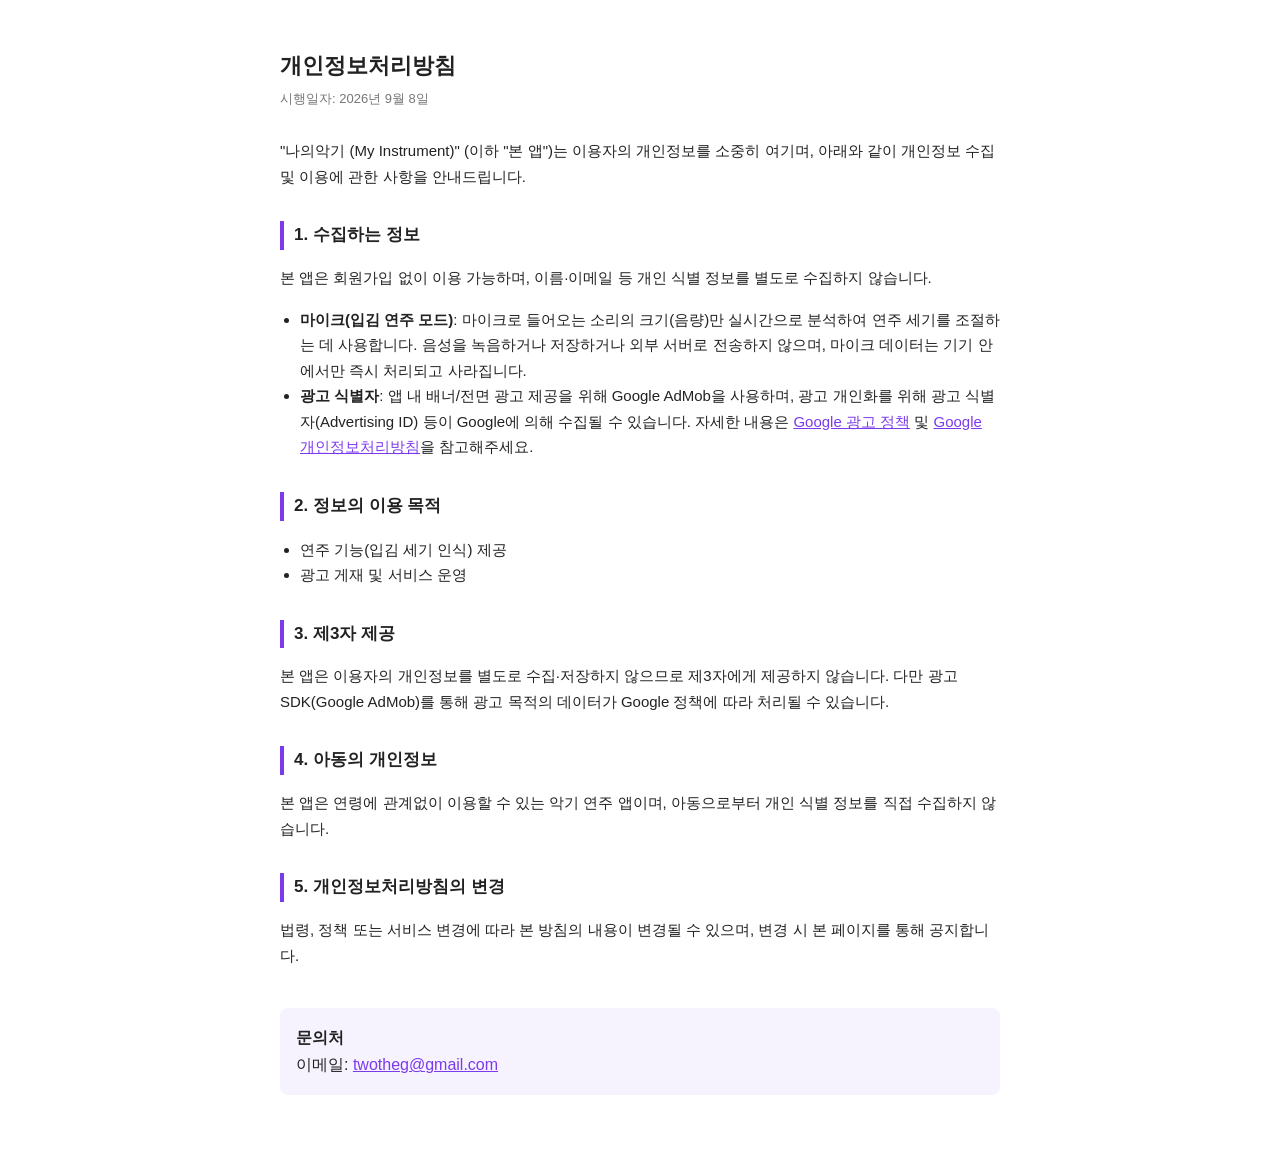
<file: public/privacy.html>
<!DOCTYPE html>
<html lang="ko">
<head>
<meta charset="UTF-8" />
<meta name="viewport" content="width=device-width, initial-scale=1.0" />
<title>개인정보처리방침 - 나의악기 (My Instrument)</title>
<style>
  body {
    font-family: -apple-system, "Noto Sans KR", "Malgun Gothic", sans-serif;
    max-width: 720px;
    margin: 0 auto;
    padding: 32px 20px 80px;
    line-height: 1.7;
    color: #222;
    background: #fff;
  }
  h1 { font-size: 22px; margin-bottom: 4px; }
  .updated { color: #777; font-size: 13px; margin-bottom: 28px; }
  h2 { font-size: 17px; margin-top: 32px; border-left: 4px solid #7c3aed; padding-left: 10px; }
  p, li { font-size: 15px; }
  ul { padding-left: 20px; }
  a { color: #7c3aed; }
  .contact { margin-top: 40px; padding: 16px; background: #f6f3ff; border-radius: 8px; }
</style>
</head>
<body>
  <h1>개인정보처리방침</h1>
  <div class="updated">시행일자: 2026년 9월 8일</div>

  <p>
    "나의악기 (My Instrument)" (이하 "본 앱")는 이용자의 개인정보를 소중히 여기며,
    아래와 같이 개인정보 수집 및 이용에 관한 사항을 안내드립니다.
  </p>

  <h2>1. 수집하는 정보</h2>
  <p>본 앱은 회원가입 없이 이용 가능하며, 이름·이메일 등 개인 식별 정보를 별도로 수집하지 않습니다.</p>
  <ul>
    <li>
      <strong>마이크(입김 연주 모드)</strong>: 마이크로 들어오는 소리의 크기(음량)만 실시간으로
      분석하여 연주 세기를 조절하는 데 사용합니다. 음성을 녹음하거나 저장하거나
      외부 서버로 전송하지 않으며, 마이크 데이터는 기기 안에서만 즉시 처리되고 사라집니다.
    </li>
    <li>
      <strong>광고 식별자</strong>: 앱 내 배너/전면 광고 제공을 위해 Google AdMob을 사용하며,
      광고 개인화를 위해 광고 식별자(Advertising ID) 등이 Google에 의해 수집될 수 있습니다.
      자세한 내용은
      <a href="https://policies.google.com/technologies/ads" target="_blank" rel="noopener">Google 광고 정책</a>
      및 <a href="https://policies.google.com/privacy" target="_blank" rel="noopener">Google 개인정보처리방침</a>을
      참고해주세요.
    </li>
  </ul>

  <h2>2. 정보의 이용 목적</h2>
  <ul>
    <li>연주 기능(입김 세기 인식) 제공</li>
    <li>광고 게재 및 서비스 운영</li>
  </ul>

  <h2>3. 제3자 제공</h2>
  <p>
    본 앱은 이용자의 개인정보를 별도로 수집·저장하지 않으므로 제3자에게 제공하지 않습니다.
    다만 광고 SDK(Google AdMob)를 통해 광고 목적의 데이터가 Google 정책에 따라 처리될 수 있습니다.
  </p>

  <h2>4. 아동의 개인정보</h2>
  <p>
    본 앱은 연령에 관계없이 이용할 수 있는 악기 연주 앱이며, 아동으로부터 개인 식별 정보를
    직접 수집하지 않습니다.
  </p>

  <h2>5. 개인정보처리방침의 변경</h2>
  <p>
    법령, 정책 또는 서비스 변경에 따라 본 방침의 내용이 변경될 수 있으며, 변경 시 본 페이지를
    통해 공지합니다.
  </p>

  <div class="contact">
    <strong>문의처</strong><br />
    이메일: <a href="mailto:twotheg@gmail.com">twotheg@gmail.com</a>
  </div>
</body>
</html>
</file>
